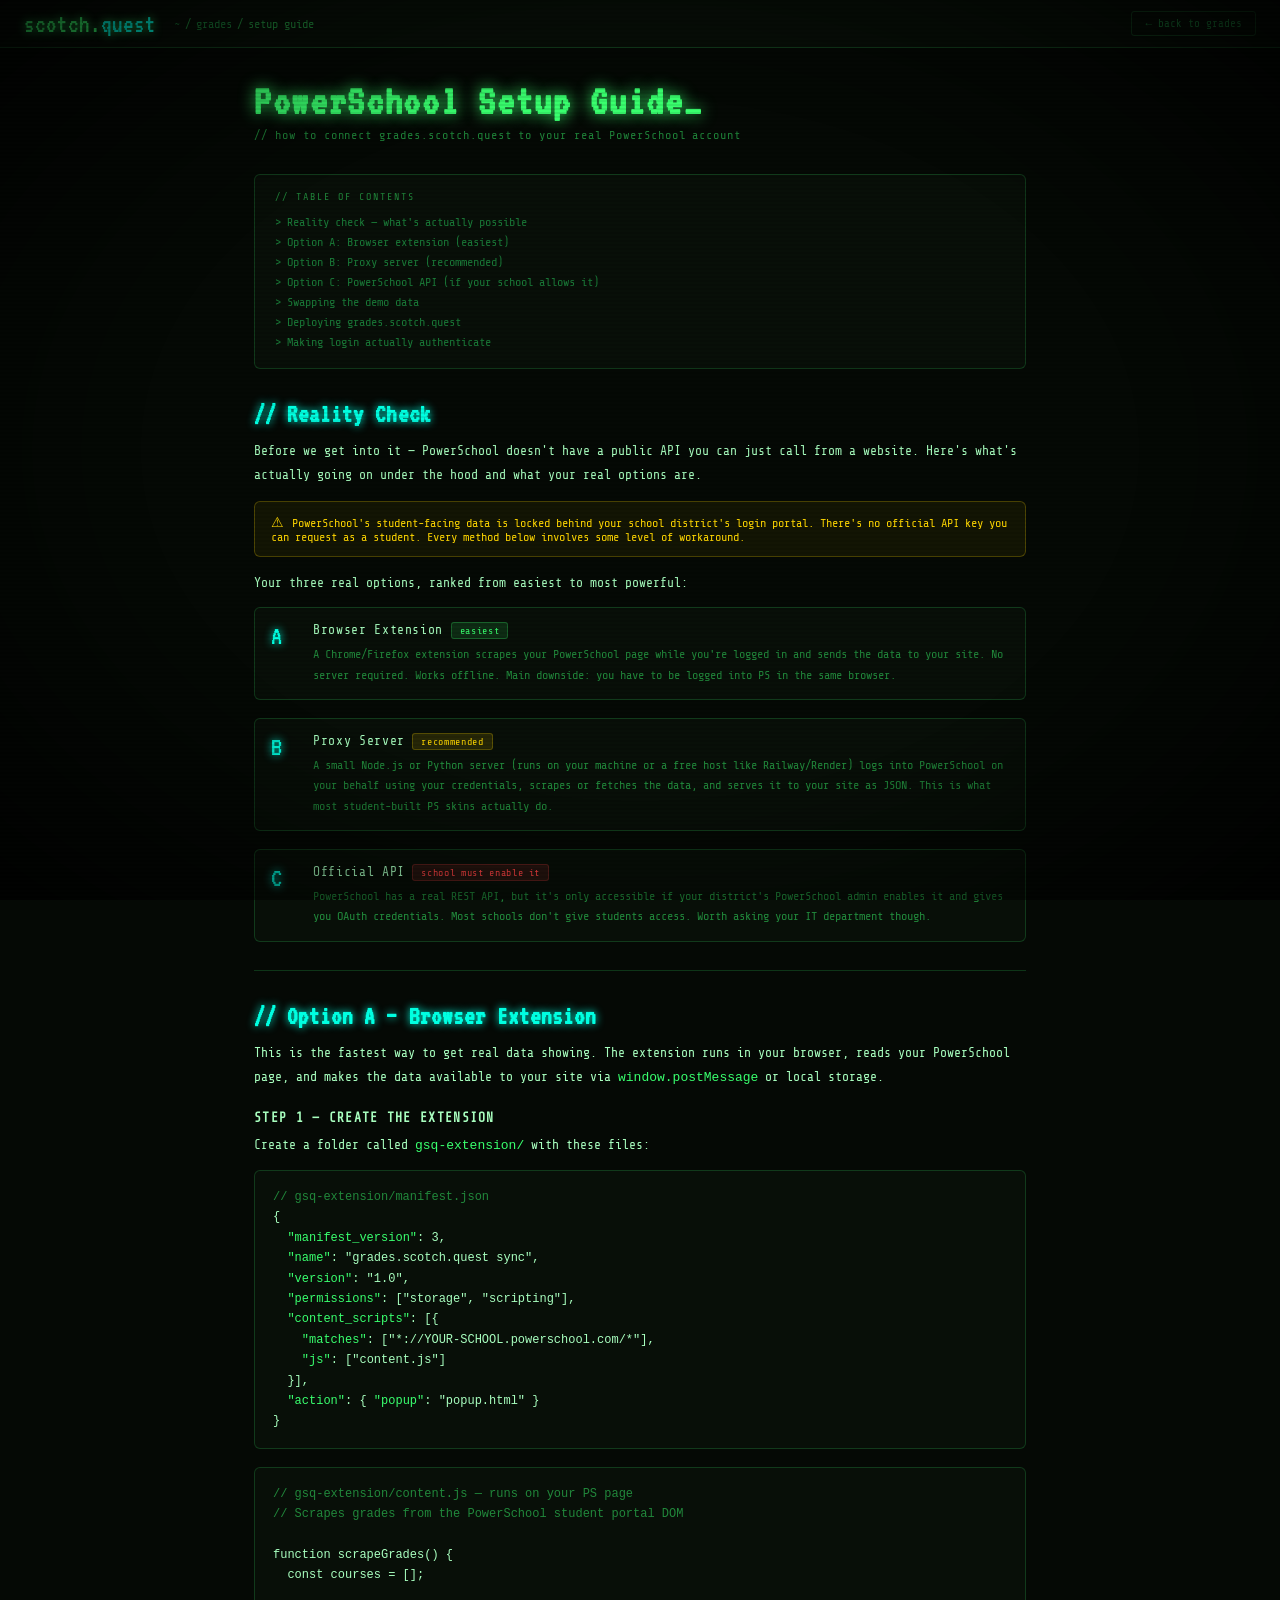
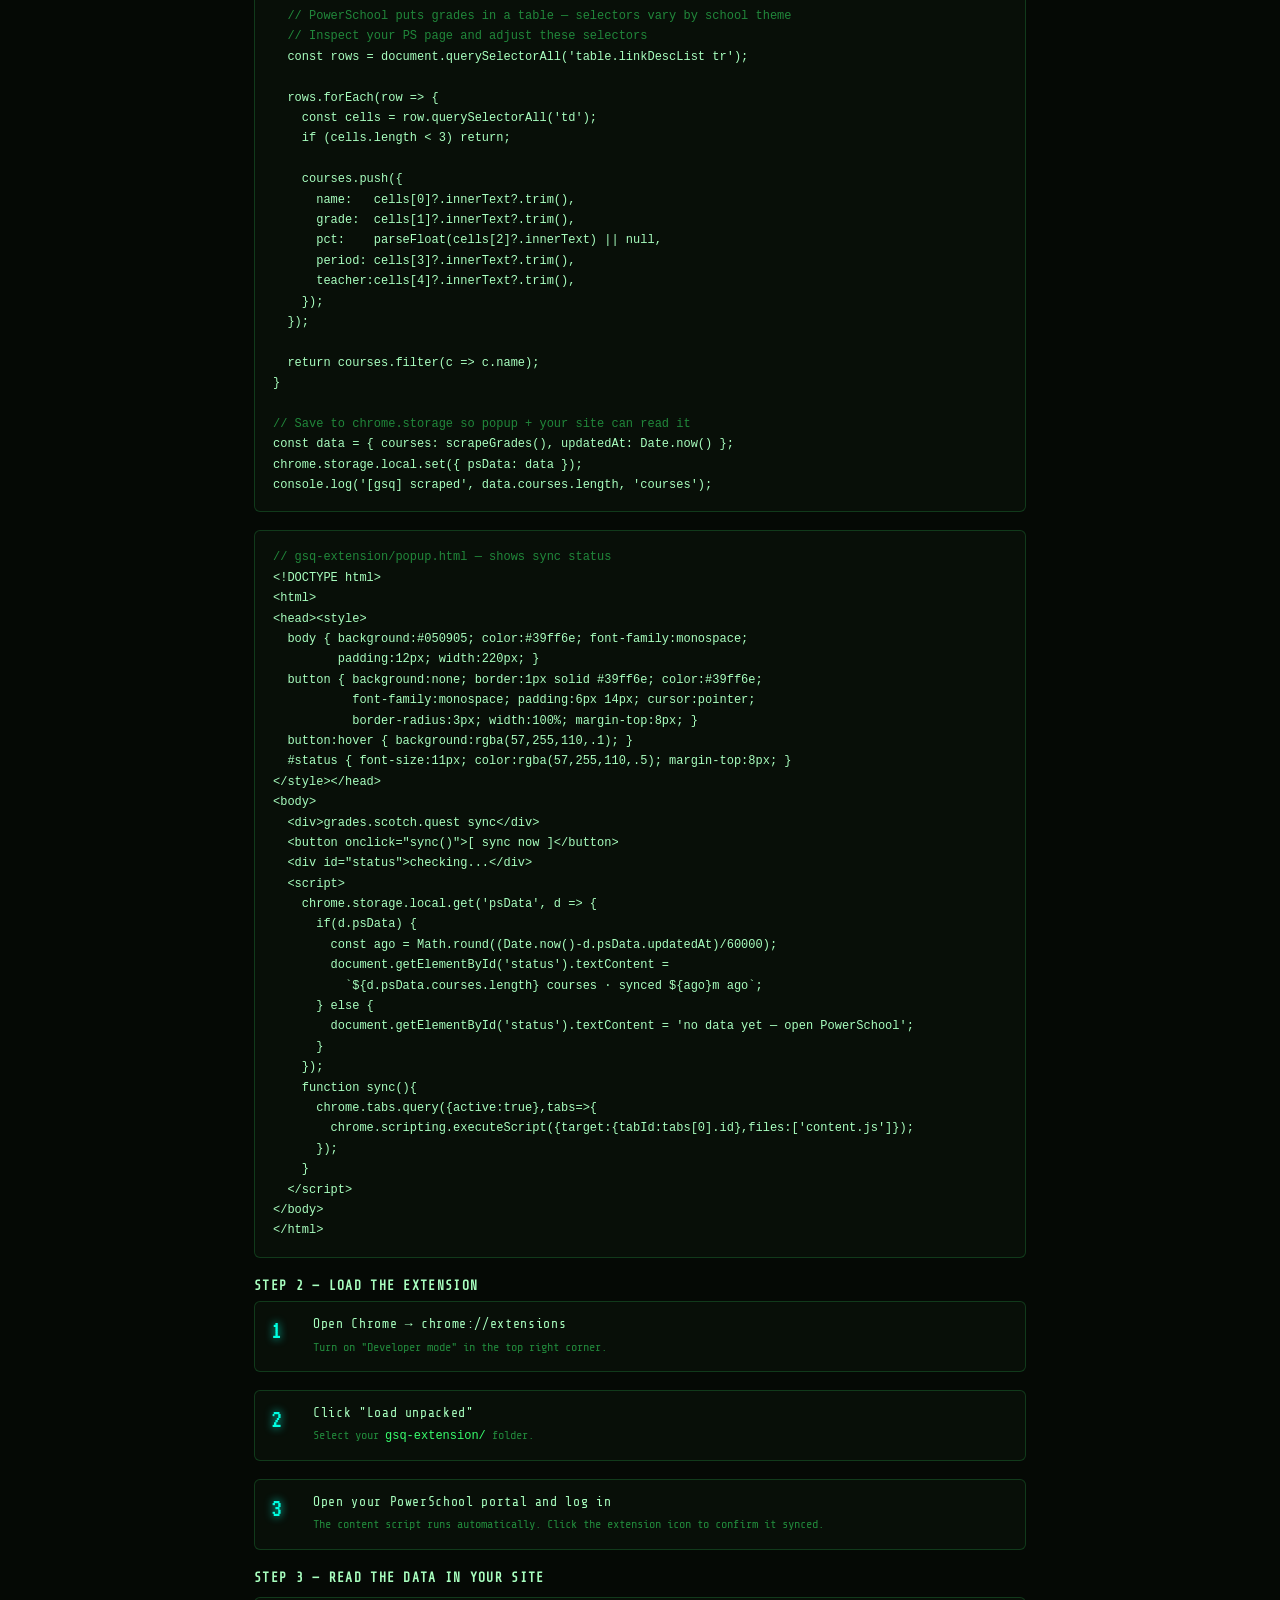
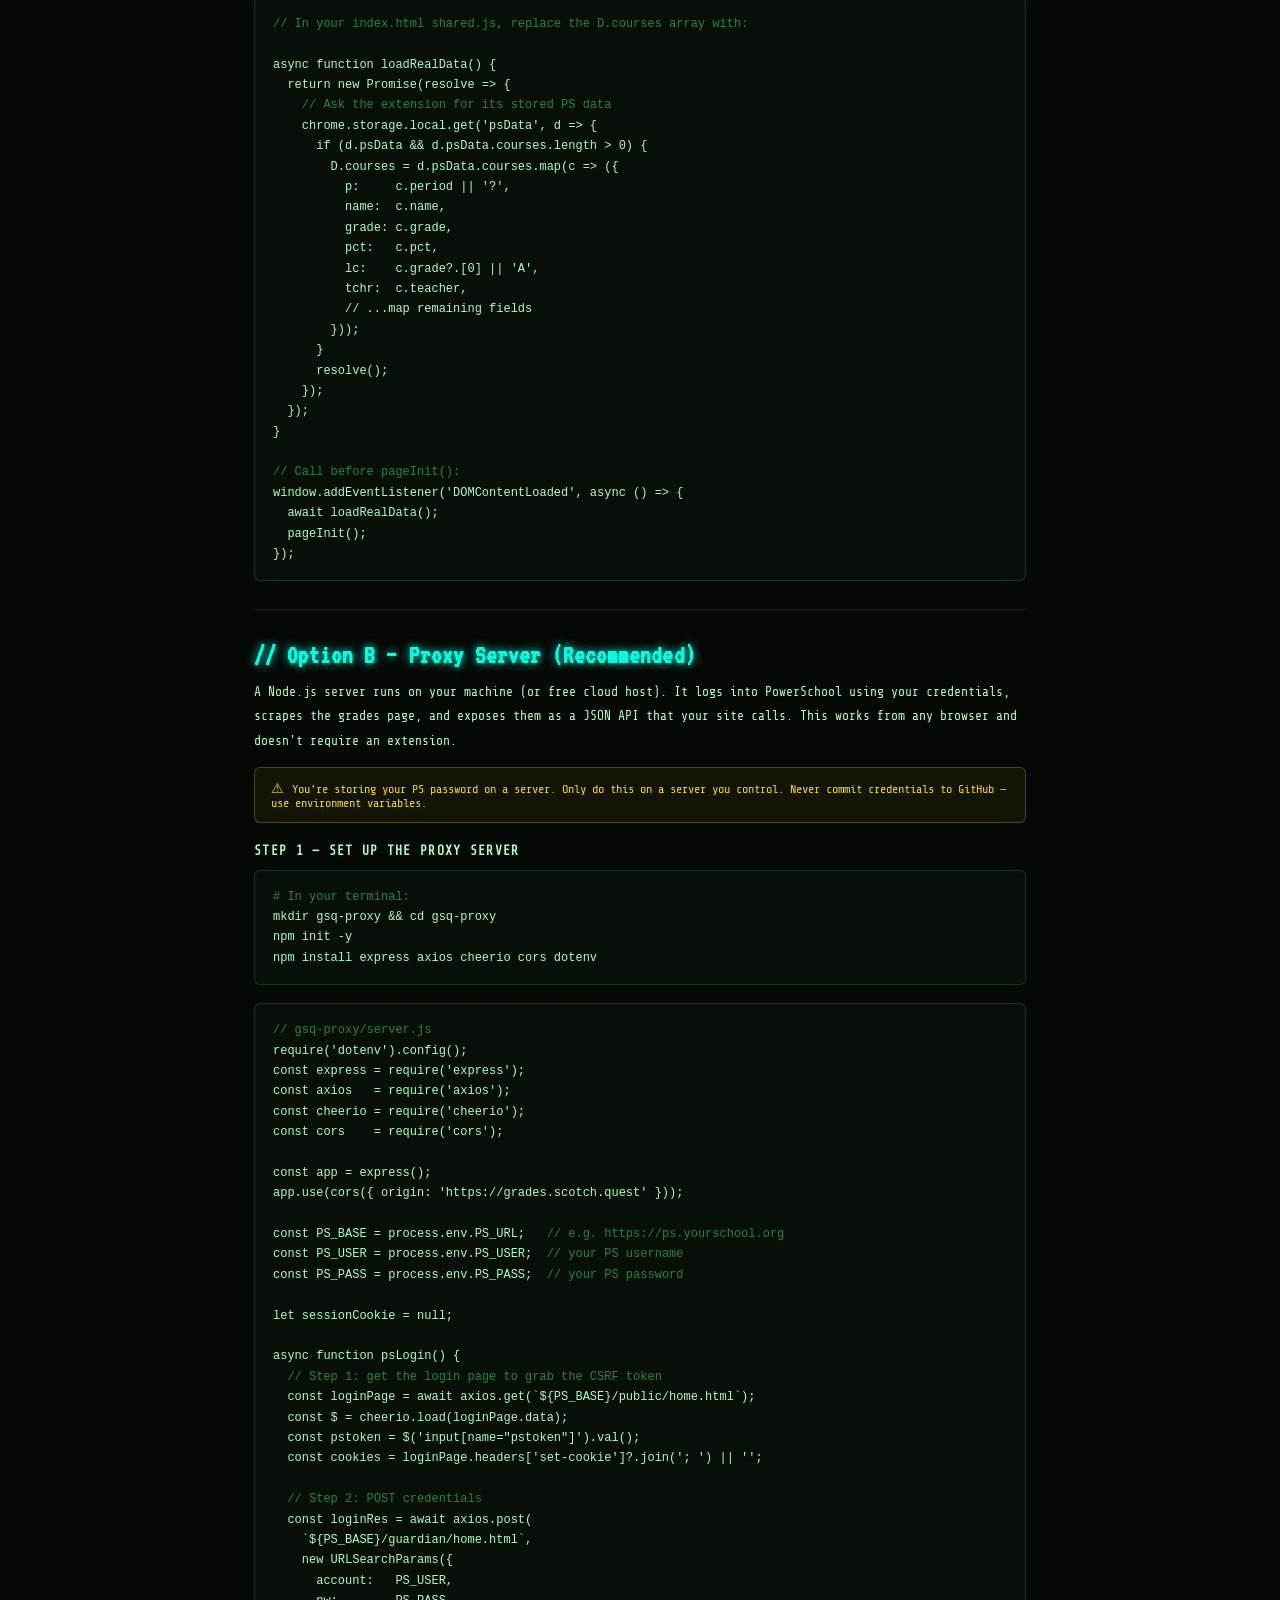
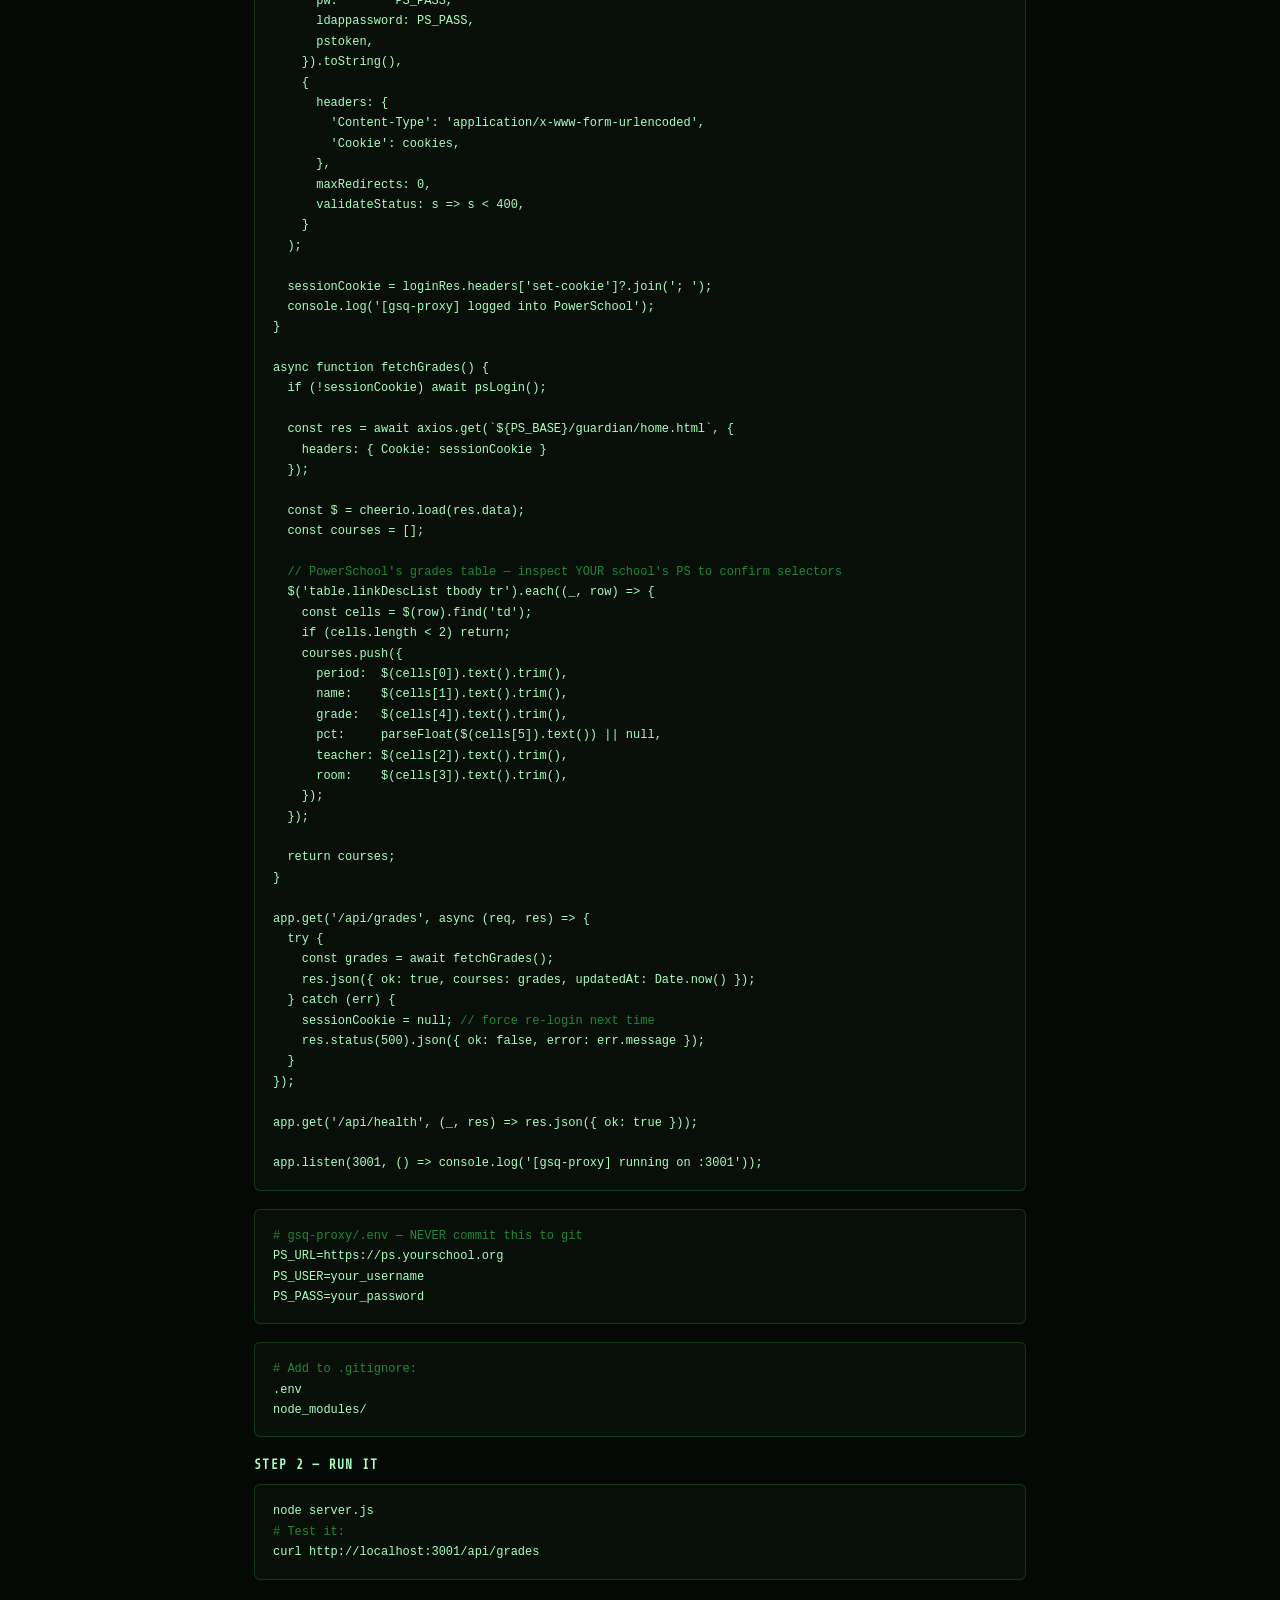
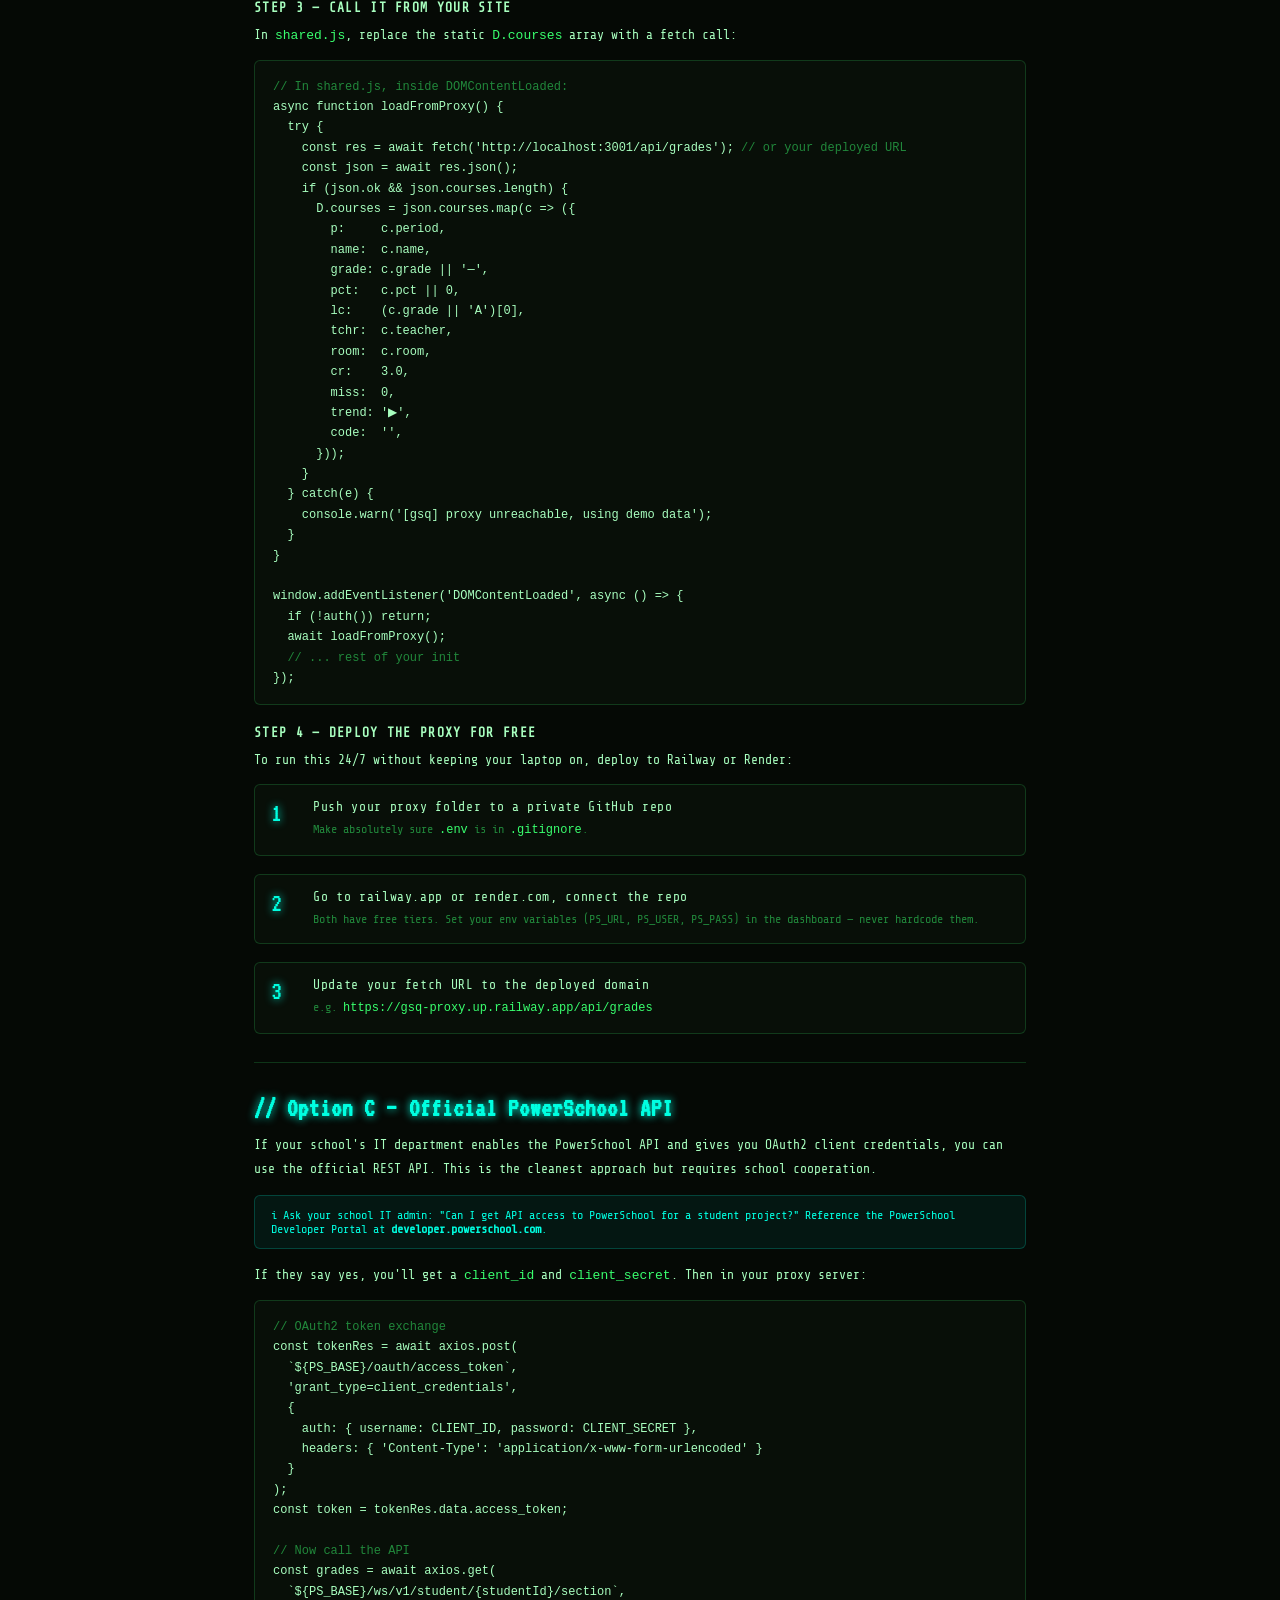
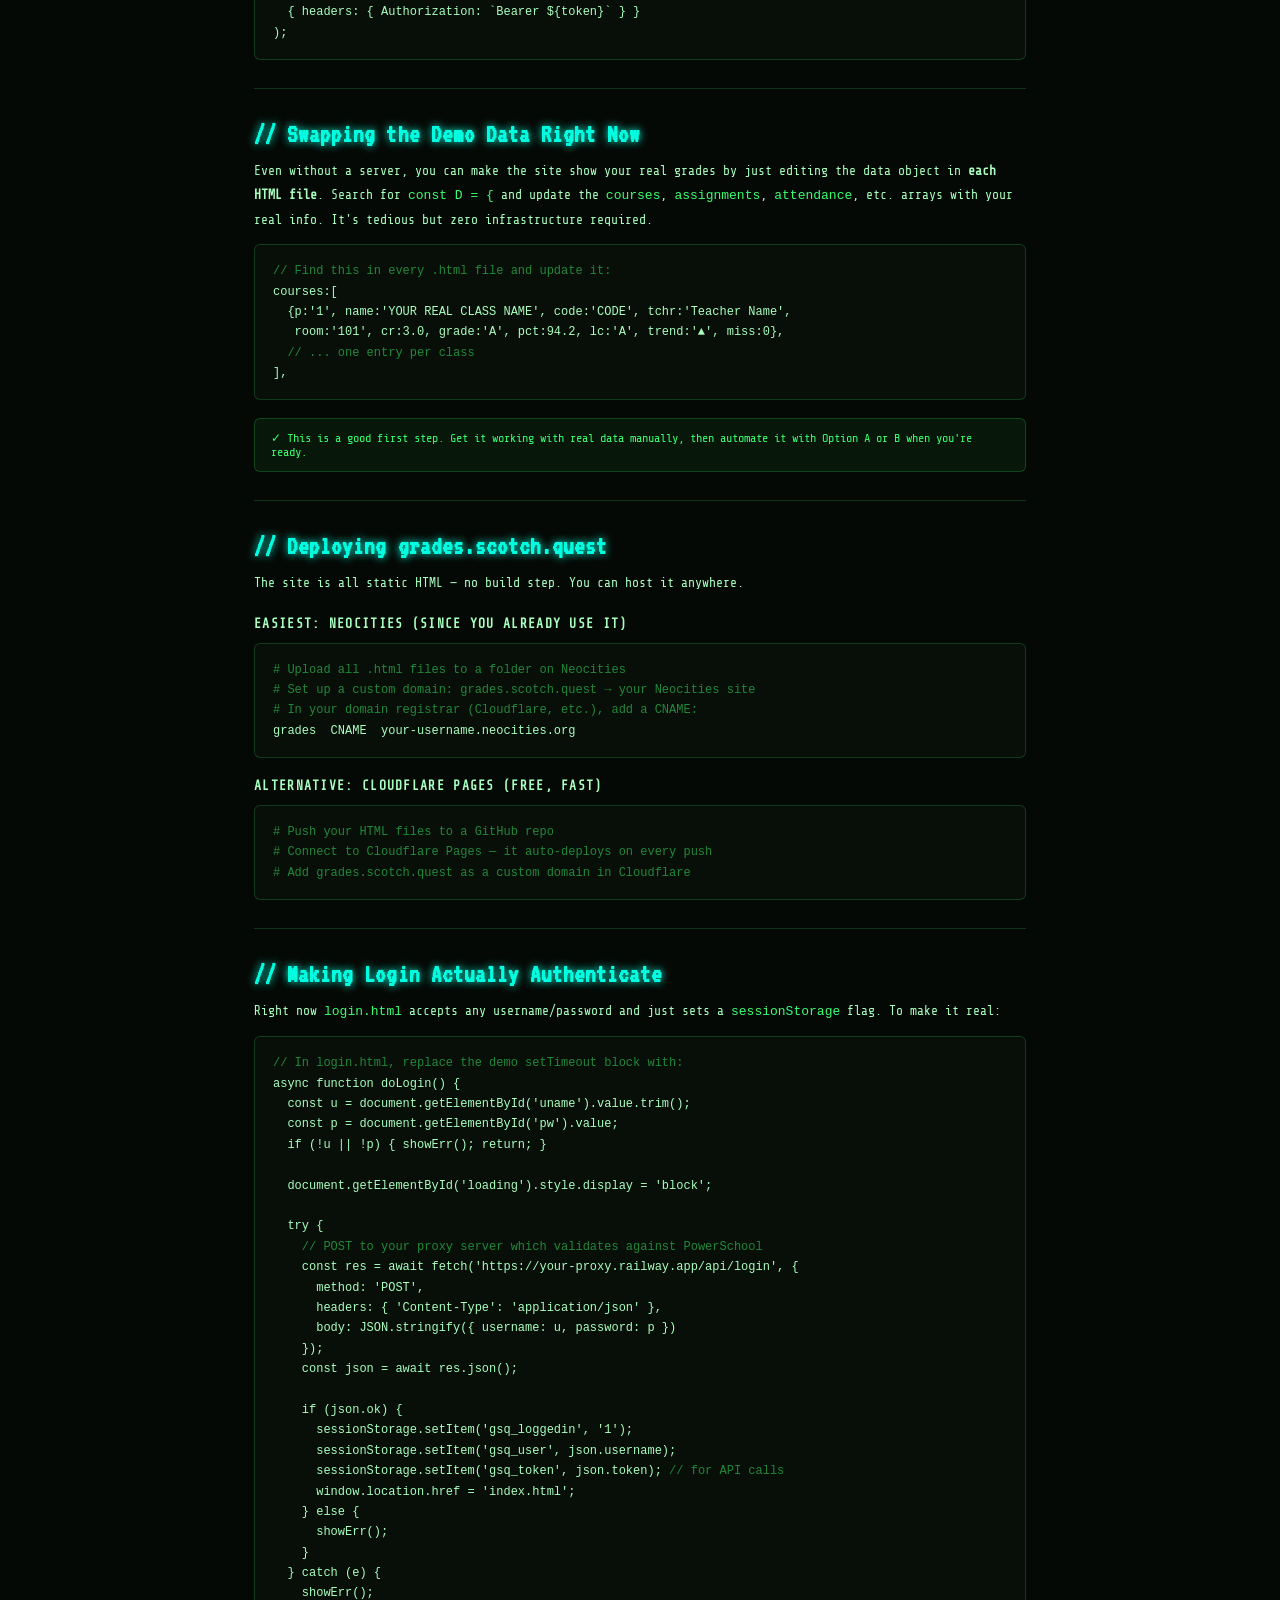
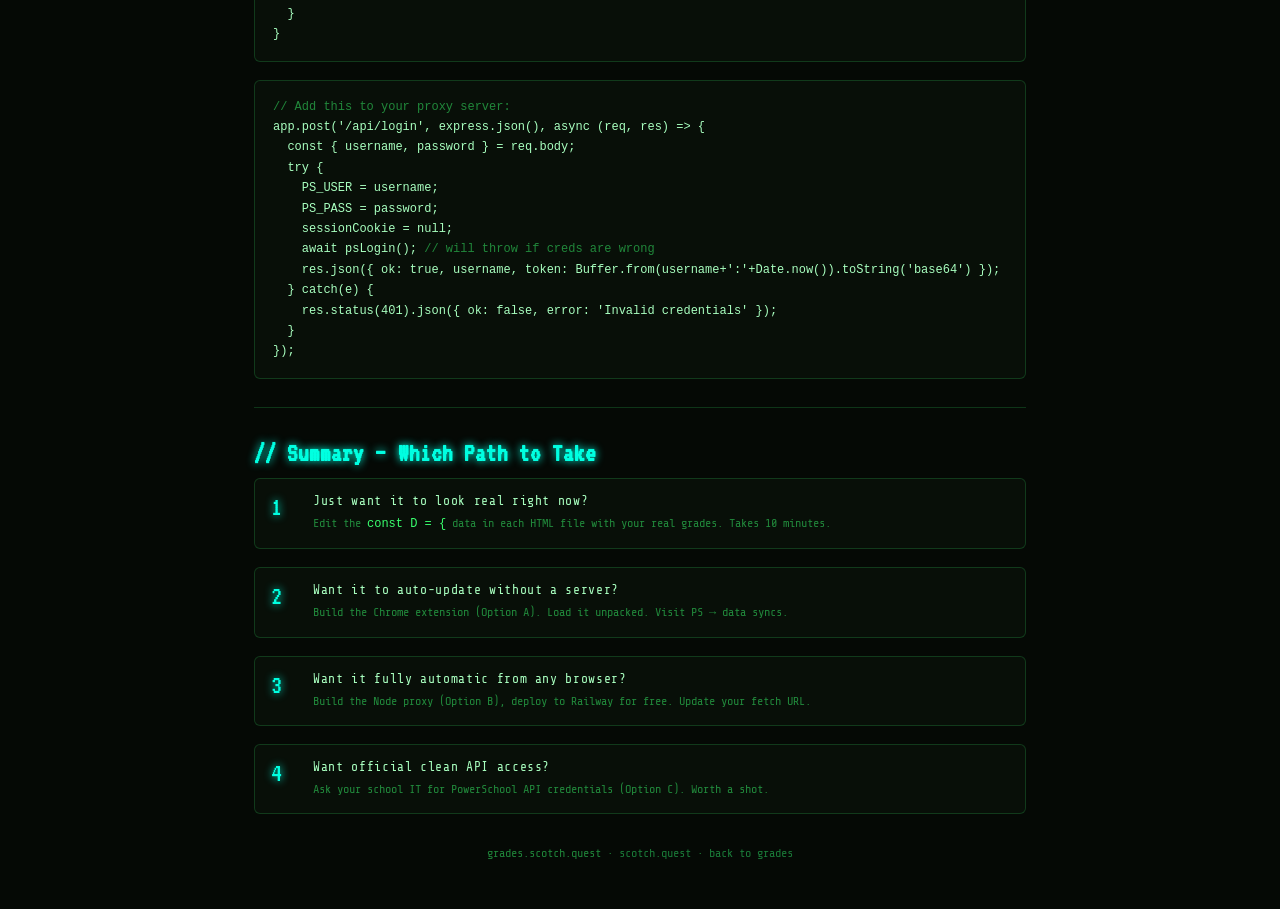
<file: CONNECT.html>
<!DOCTYPE html>
<html lang="en">
<head>
<meta charset="utf-8">
<meta name="viewport" content="width=device-width, initial-scale=1">
<title>PowerSchool Setup Guide — grades.scotch.quest</title>
<link href="https://fonts.googleapis.com/css2?family=Share+Tech+Mono&family=VT323&display=swap" rel="stylesheet">
<style>
*,*::before,*::after{box-sizing:border-box;margin:0;padding:0}
:root{--g:#39ff6e;--gd:#1a7a38;--gf:#0d3d1c;--gp:#a8ffbf;--bg:#050905;--bg2:#080f08;--bg3:#0e1a0e;--b:rgba(57,255,110,0.18);--bh:rgba(57,255,110,0.45);--red:#ff4444;--yel:#ffd700;--cyn:#00ffe1;--amb:#ffb347;--dim:rgba(57,255,110,0.5)}
html{scrollbar-width:thin;scrollbar-color:var(--gd) var(--bg)}
::-webkit-scrollbar{width:6px}::-webkit-scrollbar-track{background:var(--bg)}::-webkit-scrollbar-thumb{background:var(--gd);border-radius:3px}
body{background:var(--bg);color:var(--g);font-family:'Share Tech Mono',monospace;font-size:14px;min-height:100vh;position:relative;overflow-x:hidden}
body::before{content:'';position:fixed;inset:0;z-index:9999;pointer-events:none;background:repeating-linear-gradient(0deg,transparent,transparent 2px,rgba(0,0,0,0.08) 2px,rgba(0,0,0,0.08) 4px)}
body::after{content:'';position:fixed;inset:0;z-index:9998;pointer-events:none;background:radial-gradient(ellipse at center,transparent 55%,rgba(0,0,0,0.75) 100%)}
@keyframes flicker{0%,100%{opacity:1}92%{opacity:1}93%{opacity:.96}94%{opacity:1}}
.crt{animation:flicker 8s infinite}
.topbar{background:var(--bg2);border-bottom:1px solid var(--b);padding:0 24px;height:48px;display:flex;align-items:center;justify-content:space-between;position:sticky;top:0;z-index:200}
.logo{font-family:'VT323',monospace;font-size:26px;color:var(--g);text-shadow:0 0 10px var(--g);text-decoration:none;letter-spacing:.04em}
.logo span{color:var(--cyn)}
.crumb{font-size:12px;color:var(--dim);display:flex;align-items:center;gap:5px}
.crumb a{color:var(--gd);text-decoration:none}.crumb a:hover{color:var(--g)}
.wrap{max-width:820px;margin:0 auto;padding:32px 24px 60px}
h1{font-family:'VT323',monospace;font-size:42px;color:var(--g);text-shadow:0 0 16px var(--g);letter-spacing:.04em;margin-bottom:6px}
.sub{font-size:12px;color:var(--dim);margin-bottom:32px;letter-spacing:.08em}
h2{font-family:'VT323',monospace;font-size:26px;color:var(--cyn);text-shadow:0 0 8px var(--cyn);margin:32px 0 12px;letter-spacing:.04em}
h3{font-size:13px;color:var(--gp);letter-spacing:.1em;text-transform:uppercase;margin:20px 0 8px}
p{color:var(--gp);line-height:1.85;margin-bottom:12px;font-size:13px}
.warn{background:rgba(255,215,0,.06);border:1px solid rgba(255,215,0,.25);border-radius:6px;padding:12px 16px;margin:14px 0;font-size:12px;color:var(--yel)}
.warn::before{content:'⚠ ';font-size:14px}
.info{background:rgba(0,255,225,.06);border:1px solid rgba(0,255,225,.2);border-radius:6px;padding:12px 16px;margin:14px 0;font-size:12px;color:var(--cyn)}
.info::before{content:'i  '}
.good{background:rgba(57,255,110,.06);border:1px solid rgba(57,255,110,.2);border-radius:6px;padding:12px 16px;margin:14px 0;font-size:12px;color:var(--g)}
.good::before{content:'✓  '}
pre{background:var(--bg2);border:1px solid var(--b);border-radius:6px;padding:16px 18px;margin:12px 0 18px;overflow-x:auto;font-size:12px;line-height:1.7;color:var(--gp)}
code{color:var(--g)}
.comment{color:var(--dim)}
.step{display:flex;gap:14px;margin-bottom:18px;padding:14px 16px;border:1px solid var(--b);border-radius:6px;background:var(--bg2)}
.step-num{font-family:'VT323',monospace;font-size:28px;color:var(--cyn);text-shadow:0 0 8px var(--cyn);flex-shrink:0;width:28px}
.step-body{flex:1}
.step-title{font-size:13px;color:var(--gp);margin-bottom:5px;letter-spacing:.05em}
.step-desc{font-size:12px;color:var(--dim);line-height:1.7}
.toc{border:1px solid var(--b);border-radius:6px;padding:16px 20px;background:var(--bg2);margin-bottom:32px}
.toc-title{font-size:10px;letter-spacing:.2em;text-transform:uppercase;color:var(--dim);margin-bottom:10px}
.toc a{display:block;font-size:12px;color:var(--gd);text-decoration:none;padding:3px 0}
.toc a:hover{color:var(--g)}
.toc a::before{content:'> ';color:var(--gd)}
.divider{height:1px;background:var(--b);margin:28px 0}
.pill{display:inline-block;font-size:10px;padding:2px 8px;border-radius:3px}
.pill.green{background:rgba(57,255,110,.12);color:var(--g);border:1px solid rgba(57,255,110,.25)}
.pill.red{background:rgba(255,68,68,.12);color:var(--red);border:1px solid rgba(255,68,68,.25)}
.pill.yellow{background:rgba(255,215,0,.12);color:var(--yel);border:1px solid rgba(255,215,0,.25)}
.back{font-size:11px;color:var(--gd);border:1px solid var(--b);padding:5px 13px;border-radius:3px;text-decoration:none;transition:all .15s}
.back:hover{border-color:var(--bh);color:var(--g)}
</style>
</head>
<body class="crt">
<header class="topbar">
  <div style="display:flex;align-items:center;gap:18px">
    <a href="https://scotch.quest" class="logo">scotch.<span>quest</span></a>
    <div class="crumb"><a href="https://scotch.quest">~</a><span>/</span><a href="index.html">grades</a><span>/</span><span>setup guide</span></div>
  </div>
  <a href="index.html" class="back">← back to grades</a>
</header>

<div class="wrap">
  <h1>PowerSchool Setup Guide_</h1>
  <div class="sub">// how to connect grades.scotch.quest to your real PowerSchool account</div>

  <div class="toc">
    <div class="toc-title">// table of contents</div>
    <a href="#reality-check">Reality check — what's actually possible</a>
    <a href="#option-a">Option A: Browser extension (easiest)</a>
    <a href="#option-b">Option B: Proxy server (recommended)</a>
    <a href="#option-c">Option C: PowerSchool API (if your school allows it)</a>
    <a href="#swap-data">Swapping the demo data</a>
    <a href="#deploy">Deploying grades.scotch.quest</a>
    <a href="#auth">Making login actually authenticate</a>
  </div>

  <!-- ═══════════════════════════════════════════════════════════════════ -->
  <h2 id="reality-check">// Reality Check</h2>

  <p>Before we get into it — PowerSchool doesn't have a public API you can just call from a website. Here's what's actually going on under the hood and what your real options are.</p>

  <div class="warn">PowerSchool's student-facing data is locked behind your school district's login portal. There's no official API key you can request as a student. Every method below involves some level of workaround.</div>

  <p>Your three real options, ranked from easiest to most powerful:</p>

  <div class="step"><div class="step-num">A</div><div class="step-body"><div class="step-title">Browser Extension <span class="pill green">easiest</span></div><div class="step-desc">A Chrome/Firefox extension scrapes your PowerSchool page while you're logged in and sends the data to your site. No server required. Works offline. Main downside: you have to be logged into PS in the same browser.</div></div></div>
  <div class="step"><div class="step-num">B</div><div class="step-body"><div class="step-title">Proxy Server <span class="pill yellow">recommended</span></div><div class="step-desc">A small Node.js or Python server (runs on your machine or a free host like Railway/Render) logs into PowerSchool on your behalf using your credentials, scrapes or fetches the data, and serves it to your site as JSON. This is what most student-built PS skins actually do.</div></div></div>
  <div class="step"><div class="step-num">C</div><div class="step-body"><div class="step-title">Official API <span class="pill red">school must enable it</span></div><div class="step-desc">PowerSchool has a real REST API, but it's only accessible if your district's PowerSchool admin enables it and gives you OAuth credentials. Most schools don't give students access. Worth asking your IT department though.</div></div></div>

  <div class="divider"></div>

  <!-- ═══════════════════════════════════════════════════════════════════ -->
  <h2 id="option-a">// Option A — Browser Extension</h2>
  <p>This is the fastest way to get real data showing. The extension runs in your browser, reads your PowerSchool page, and makes the data available to your site via <code>window.postMessage</code> or local storage.</p>

  <h3>Step 1 — Create the extension</h3>
  <p>Create a folder called <code>gsq-extension/</code> with these files:</p>

  <pre><span class="comment">// gsq-extension/manifest.json</span>
{
  <code>"manifest_version"</code>: 3,
  <code>"name"</code>: "grades.scotch.quest sync",
  <code>"version"</code>: "1.0",
  <code>"permissions"</code>: ["storage", "scripting"],
  <code>"content_scripts"</code>: [{
    <code>"matches"</code>: ["*://YOUR-SCHOOL.powerschool.com/*"],
    <code>"js"</code>: ["content.js"]
  }],
  <code>"action"</code>: { <code>"popup"</code>: "popup.html" }
}</pre>

  <pre><span class="comment">// gsq-extension/content.js — runs on your PS page</span>
<span class="comment">// Scrapes grades from the PowerSchool student portal DOM</span>

function scrapeGrades() {
  const courses = [];

  <span class="comment">// PowerSchool puts grades in a table — selectors vary by school theme</span>
  <span class="comment">// Inspect your PS page and adjust these selectors</span>
  const rows = document.querySelectorAll('table.linkDescList tr');

  rows.forEach(row => {
    const cells = row.querySelectorAll('td');
    if (cells.length < 3) return;

    courses.push({
      name:   cells[0]?.innerText?.trim(),
      grade:  cells[1]?.innerText?.trim(),
      pct:    parseFloat(cells[2]?.innerText) || null,
      period: cells[3]?.innerText?.trim(),
      teacher:cells[4]?.innerText?.trim(),
    });
  });

  return courses.filter(c => c.name);
}

<span class="comment">// Save to chrome.storage so popup + your site can read it</span>
const data = { courses: scrapeGrades(), updatedAt: Date.now() };
chrome.storage.local.set({ psData: data });
console.log('[gsq] scraped', data.courses.length, 'courses');</pre>

  <pre><span class="comment">// gsq-extension/popup.html — shows sync status</span>
&lt;!DOCTYPE html&gt;
&lt;html&gt;
&lt;head&gt;&lt;style&gt;
  body { background:#050905; color:#39ff6e; font-family:monospace;
         padding:12px; width:220px; }
  button { background:none; border:1px solid #39ff6e; color:#39ff6e;
           font-family:monospace; padding:6px 14px; cursor:pointer;
           border-radius:3px; width:100%; margin-top:8px; }
  button:hover { background:rgba(57,255,110,.1); }
  #status { font-size:11px; color:rgba(57,255,110,.5); margin-top:8px; }
&lt;/style&gt;&lt;/head&gt;
&lt;body&gt;
  &lt;div&gt;grades.scotch.quest sync&lt;/div&gt;
  &lt;button onclick="sync()"&gt;[ sync now ]&lt;/button&gt;
  &lt;div id="status"&gt;checking...&lt;/div&gt;
  &lt;script&gt;
    chrome.storage.local.get('psData', d =&gt; {
      if(d.psData) {
        const ago = Math.round((Date.now()-d.psData.updatedAt)/60000);
        document.getElementById('status').textContent =
          `${d.psData.courses.length} courses · synced ${ago}m ago`;
      } else {
        document.getElementById('status').textContent = 'no data yet — open PowerSchool';
      }
    });
    function sync(){
      chrome.tabs.query({active:true},tabs=&gt;{
        chrome.scripting.executeScript({target:{tabId:tabs[0].id},files:['content.js']});
      });
    }
  &lt;/script&gt;
&lt;/body&gt;
&lt;/html&gt;</pre>

  <h3>Step 2 — Load the extension</h3>
  <div class="step"><div class="step-num">1</div><div class="step-body"><div class="step-title">Open Chrome → chrome://extensions</div><div class="step-desc">Turn on "Developer mode" in the top right corner.</div></div></div>
  <div class="step"><div class="step-num">2</div><div class="step-body"><div class="step-title">Click "Load unpacked"</div><div class="step-desc">Select your <code>gsq-extension/</code> folder.</div></div></div>
  <div class="step"><div class="step-num">3</div><div class="step-body"><div class="step-title">Open your PowerSchool portal and log in</div><div class="step-desc">The content script runs automatically. Click the extension icon to confirm it synced.</div></div></div>

  <h3>Step 3 — Read the data in your site</h3>
  <pre><span class="comment">// In your index.html shared.js, replace the D.courses array with:</span>

async function loadRealData() {
  return new Promise(resolve => {
    <span class="comment">// Ask the extension for its stored PS data</span>
    chrome.storage.local.get('psData', d => {
      if (d.psData && d.psData.courses.length > 0) {
        D.courses = d.psData.courses.map(c => ({
          p:     c.period || '?',
          name:  c.name,
          grade: c.grade,
          pct:   c.pct,
          lc:    c.grade?.[0] || 'A',
          tchr:  c.teacher,
          // ...map remaining fields
        }));
      }
      resolve();
    });
  });
}

<span class="comment">// Call before pageInit():</span>
window.addEventListener('DOMContentLoaded', async () => {
  await loadRealData();
  pageInit();
});</pre>

  <div class="divider"></div>

  <!-- ═══════════════════════════════════════════════════════════════════ -->
  <h2 id="option-b">// Option B — Proxy Server (Recommended)</h2>
  <p>A Node.js server runs on your machine (or free cloud host). It logs into PowerSchool using your credentials, scrapes the grades page, and exposes them as a JSON API that your site calls. This works from any browser and doesn't require an extension.</p>

  <div class="warn">You're storing your PS password on a server. Only do this on a server you control. Never commit credentials to GitHub — use environment variables.</div>

  <h3>Step 1 — Set up the proxy server</h3>
  <pre><span class="comment"># In your terminal:</span>
mkdir gsq-proxy && cd gsq-proxy
npm init -y
npm install express axios cheerio cors dotenv</pre>

  <pre><span class="comment">// gsq-proxy/server.js</span>
require('dotenv').config();
const express = require('express');
const axios   = require('axios');
const cheerio = require('cheerio');
const cors    = require('cors');

const app = express();
app.use(cors({ origin: 'https://grades.scotch.quest' }));

const PS_BASE = process.env.PS_URL;   <span class="comment">// e.g. https://ps.yourschool.org</span>
const PS_USER = process.env.PS_USER;  <span class="comment">// your PS username</span>
const PS_PASS = process.env.PS_PASS;  <span class="comment">// your PS password</span>

let sessionCookie = null;

async function psLogin() {
  <span class="comment">// Step 1: get the login page to grab the CSRF token</span>
  const loginPage = await axios.get(`${PS_BASE}/public/home.html`);
  const $ = cheerio.load(loginPage.data);
  const pstoken = $('input[name="pstoken"]').val();
  const cookies = loginPage.headers['set-cookie']?.join('; ') || '';

  <span class="comment">// Step 2: POST credentials</span>
  const loginRes = await axios.post(
    `${PS_BASE}/guardian/home.html`,
    new URLSearchParams({
      account:   PS_USER,
      pw:        PS_PASS,
      ldappassword: PS_PASS,
      pstoken,
    }).toString(),
    {
      headers: {
        'Content-Type': 'application/x-www-form-urlencoded',
        'Cookie': cookies,
      },
      maxRedirects: 0,
      validateStatus: s => s < 400,
    }
  );

  sessionCookie = loginRes.headers['set-cookie']?.join('; ');
  console.log('[gsq-proxy] logged into PowerSchool');
}

async function fetchGrades() {
  if (!sessionCookie) await psLogin();

  const res = await axios.get(`${PS_BASE}/guardian/home.html`, {
    headers: { Cookie: sessionCookie }
  });

  const $ = cheerio.load(res.data);
  const courses = [];

  <span class="comment">// PowerSchool's grades table — inspect YOUR school's PS to confirm selectors</span>
  $('table.linkDescList tbody tr').each((_, row) => {
    const cells = $(row).find('td');
    if (cells.length < 2) return;
    courses.push({
      period:  $(cells[0]).text().trim(),
      name:    $(cells[1]).text().trim(),
      grade:   $(cells[4]).text().trim(),
      pct:     parseFloat($(cells[5]).text()) || null,
      teacher: $(cells[2]).text().trim(),
      room:    $(cells[3]).text().trim(),
    });
  });

  return courses;
}

app.get('/api/grades', async (req, res) => {
  try {
    const grades = await fetchGrades();
    res.json({ ok: true, courses: grades, updatedAt: Date.now() });
  } catch (err) {
    sessionCookie = null; <span class="comment">// force re-login next time</span>
    res.status(500).json({ ok: false, error: err.message });
  }
});

app.get('/api/health', (_, res) => res.json({ ok: true }));

app.listen(3001, () => console.log('[gsq-proxy] running on :3001'));</pre>

  <pre><span class="comment"># gsq-proxy/.env — NEVER commit this to git</span>
PS_URL=https://ps.yourschool.org
PS_USER=your_username
PS_PASS=your_password</pre>

  <pre><span class="comment"># Add to .gitignore:</span>
.env
node_modules/</pre>

  <h3>Step 2 — Run it</h3>
  <pre>node server.js
<span class="comment"># Test it:</span>
curl http://localhost:3001/api/grades</pre>

  <h3>Step 3 — Call it from your site</h3>
  <p>In <code>shared.js</code>, replace the static <code>D.courses</code> array with a fetch call:</p>
  <pre><span class="comment">// In shared.js, inside DOMContentLoaded:</span>
async function loadFromProxy() {
  try {
    const res = await fetch('http://localhost:3001/api/grades'); <span class="comment">// or your deployed URL</span>
    const json = await res.json();
    if (json.ok && json.courses.length) {
      D.courses = json.courses.map(c => ({
        p:     c.period,
        name:  c.name,
        grade: c.grade || '—',
        pct:   c.pct || 0,
        lc:    (c.grade || 'A')[0],
        tchr:  c.teacher,
        room:  c.room,
        cr:    3.0,
        miss:  0,
        trend: '▶',
        code:  '',
      }));
    }
  } catch(e) {
    console.warn('[gsq] proxy unreachable, using demo data');
  }
}

window.addEventListener('DOMContentLoaded', async () => {
  if (!auth()) return;
  await loadFromProxy();
  <span class="comment">// ... rest of your init</span>
});</pre>

  <h3>Step 4 — Deploy the proxy for free</h3>
  <p>To run this 24/7 without keeping your laptop on, deploy to Railway or Render:</p>
  <div class="step"><div class="step-num">1</div><div class="step-body"><div class="step-title">Push your proxy folder to a private GitHub repo</div><div class="step-desc">Make absolutely sure <code>.env</code> is in <code>.gitignore</code>.</div></div></div>
  <div class="step"><div class="step-num">2</div><div class="step-body"><div class="step-title">Go to railway.app or render.com, connect the repo</div><div class="step-desc">Both have free tiers. Set your env variables (PS_URL, PS_USER, PS_PASS) in the dashboard — never hardcode them.</div></div></div>
  <div class="step"><div class="step-num">3</div><div class="step-body"><div class="step-title">Update your fetch URL to the deployed domain</div><div class="step-desc">e.g. <code>https://gsq-proxy.up.railway.app/api/grades</code></div></div></div>

  <div class="divider"></div>

  <!-- ═══════════════════════════════════════════════════════════════════ -->
  <h2 id="option-c">// Option C — Official PowerSchool API</h2>
  <p>If your school's IT department enables the PowerSchool API and gives you OAuth2 client credentials, you can use the official REST API. This is the cleanest approach but requires school cooperation.</p>

  <div class="info">Ask your school IT admin: "Can I get API access to PowerSchool for a student project?" Reference the PowerSchool Developer Portal at <strong>developer.powerschool.com</strong>.</div>

  <p>If they say yes, you'll get a <code>client_id</code> and <code>client_secret</code>. Then in your proxy server:</p>

  <pre><span class="comment">// OAuth2 token exchange</span>
const tokenRes = await axios.post(
  `${PS_BASE}/oauth/access_token`,
  'grant_type=client_credentials',
  {
    auth: { username: CLIENT_ID, password: CLIENT_SECRET },
    headers: { 'Content-Type': 'application/x-www-form-urlencoded' }
  }
);
const token = tokenRes.data.access_token;

<span class="comment">// Now call the API</span>
const grades = await axios.get(
  `${PS_BASE}/ws/v1/student/{studentId}/section`,
  { headers: { Authorization: `Bearer ${token}` } }
);</pre>

  <div class="divider"></div>

  <!-- ═══════════════════════════════════════════════════════════════════ -->
  <h2 id="swap-data">// Swapping the Demo Data Right Now</h2>
  <p>Even without a server, you can make the site show your real grades by just editing the data object in <strong>each HTML file</strong>. Search for <code>const D = {</code> and update the <code>courses</code>, <code>assignments</code>, <code>attendance</code>, etc. arrays with your real info. It's tedious but zero infrastructure required.</p>

  <pre><span class="comment">// Find this in every .html file and update it:</span>
courses:[
  {p:'1', name:'YOUR REAL CLASS NAME', code:'CODE', tchr:'Teacher Name',
   room:'101', cr:3.0, grade:'A', pct:94.2, lc:'A', trend:'▲', miss:0},
  <span class="comment">// ... one entry per class</span>
],</pre>

  <div class="good">This is a good first step. Get it working with real data manually, then automate it with Option A or B when you're ready.</div>

  <div class="divider"></div>

  <!-- ═══════════════════════════════════════════════════════════════════ -->
  <h2 id="deploy">// Deploying grades.scotch.quest</h2>
  <p>The site is all static HTML — no build step. You can host it anywhere.</p>

  <h3>Easiest: Neocities (since you already use it)</h3>
  <pre><span class="comment"># Upload all .html files to a folder on Neocities</span>
<span class="comment"># Set up a custom domain: grades.scotch.quest → your Neocities site</span>
<span class="comment"># In your domain registrar (Cloudflare, etc.), add a CNAME:</span>
grades  CNAME  your-username.neocities.org</pre>

  <h3>Alternative: Cloudflare Pages (free, fast)</h3>
  <pre><span class="comment"># Push your HTML files to a GitHub repo</span>
<span class="comment"># Connect to Cloudflare Pages — it auto-deploys on every push</span>
<span class="comment"># Add grades.scotch.quest as a custom domain in Cloudflare</span></pre>

  <div class="divider"></div>

  <!-- ═══════════════════════════════════════════════════════════════════ -->
  <h2 id="auth">// Making Login Actually Authenticate</h2>
  <p>Right now <code>login.html</code> accepts any username/password and just sets a <code>sessionStorage</code> flag. To make it real:</p>

  <pre><span class="comment">// In login.html, replace the demo setTimeout block with:</span>
async function doLogin() {
  const u = document.getElementById('uname').value.trim();
  const p = document.getElementById('pw').value;
  if (!u || !p) { showErr(); return; }

  document.getElementById('loading').style.display = 'block';

  try {
    <span class="comment">// POST to your proxy server which validates against PowerSchool</span>
    const res = await fetch('https://your-proxy.railway.app/api/login', {
      method: 'POST',
      headers: { 'Content-Type': 'application/json' },
      body: JSON.stringify({ username: u, password: p })
    });
    const json = await res.json();

    if (json.ok) {
      sessionStorage.setItem('gsq_loggedin', '1');
      sessionStorage.setItem('gsq_user', json.username);
      sessionStorage.setItem('gsq_token', json.token); <span class="comment">// for API calls</span>
      window.location.href = 'index.html';
    } else {
      showErr();
    }
  } catch (e) {
    showErr();
  }
}</pre>

  <pre><span class="comment">// Add this to your proxy server:</span>
app.post('/api/login', express.json(), async (req, res) => {
  const { username, password } = req.body;
  try {
    PS_USER = username;
    PS_PASS = password;
    sessionCookie = null;
    await psLogin(); <span class="comment">// will throw if creds are wrong</span>
    res.json({ ok: true, username, token: Buffer.from(username+':'+Date.now()).toString('base64') });
  } catch(e) {
    res.status(401).json({ ok: false, error: 'Invalid credentials' });
  }
});</pre>

  <div class="divider"></div>

  <h2>// Summary — Which Path to Take</h2>
  <div class="step"><div class="step-num">1</div><div class="step-body"><div class="step-title">Just want it to look real right now?</div><div class="step-desc">Edit the <code>const D = {</code> data in each HTML file with your real grades. Takes 10 minutes.</div></div></div>
  <div class="step"><div class="step-num">2</div><div class="step-body"><div class="step-title">Want it to auto-update without a server?</div><div class="step-desc">Build the Chrome extension (Option A). Load it unpacked. Visit PS → data syncs.</div></div></div>
  <div class="step"><div class="step-num">3</div><div class="step-body"><div class="step-title">Want it fully automatic from any browser?</div><div class="step-desc">Build the Node proxy (Option B), deploy to Railway for free. Update your fetch URL.</div></div></div>
  <div class="step"><div class="step-num">4</div><div class="step-body"><div class="step-title">Want official clean API access?</div><div class="step-desc">Ask your school IT for PowerSchool API credentials (Option C). Worth a shot.</div></div></div>

  <div style="margin-top:32px;font-size:12px;color:var(--dim);text-align:center">
    grades.scotch.quest · <a href="https://scotch.quest" style="color:var(--gd);text-decoration:none">scotch.quest</a> · <a href="index.html" style="color:var(--gd);text-decoration:none">back to grades</a>
  </div>
</div>
</body>
</html>
</file>
